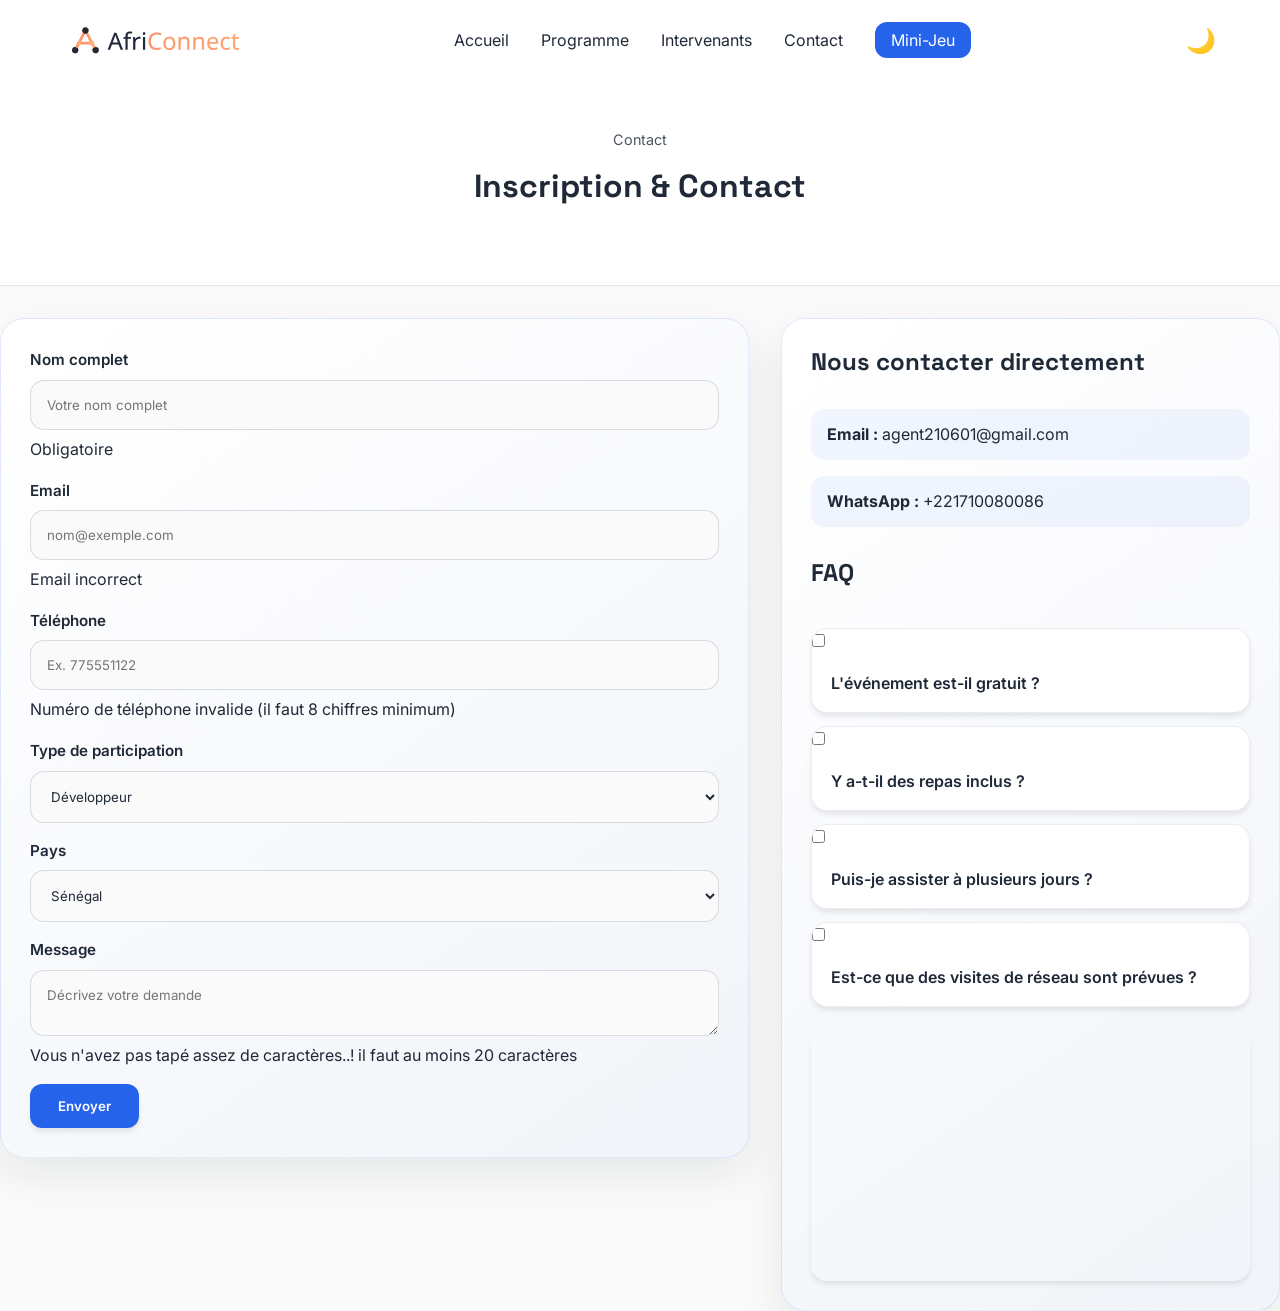
<file: contact.html>
<!DOCTYPE html>
<html lang="fr" data-theme="light">

<head>
    <meta charset="UTF-8">
    <meta name="viewport" content="width=device-width, initial-scale=1.0">
    <title>Contact</title>
    <link rel="icon" type="image/svg+xml" href="images/logo.svg">
    <link rel="stylesheet" href="css/style.css">
    <link href="https://fonts.googleapis.com/css2?family=Space+Grotesk:wght@700&family=Inter:wght@400;500;600&display=swap" rel="stylesheet">
</head>

<body>
    <nav id="navbar">
        <div class="logo"><img src="images/main.svg" alt="Logo AfriConnect" class="logo-image"></div>
        <div class="menu-toggle" id="mobile-menu">☰</div>
        <ul class="nav-links">
            <li><a href="index.html">Accueil</a></li>
            <li><a href="programme.html">Programme</a></li>
            <li><a href="intervenants.html">Intervenants</a></li>
            <li><a href="contact.html">Contact</a></li>
            <li><a href="jeu.html" class="special-link">Mini-Jeu</a></li>
        </ul>
        <button id="theme-toggle">🌙</button>
    </nav>

    <header class="hero-internal">
        <div class="breadcrumb">Contact</div>
        <h1>Inscription & Contact</h1>
    </header>

    <main class="contact-layout flex-container">
        <div class="form-container">
            <form id="contact-form">
                <div class="input-group">
                    <label for="nom">Nom complet</label>
                    <input type="text" id="nom" name="nom" placeholder="Votre nom complet" required>
                    <span class="error-msg">Obligatoire</span>
                </div>
                <div class="input-group">
                    <label for="email">Email</label>
                    <input type="email" id="email" name="email" placeholder="nom@exemple.com" required>
                    <span class="error-msg">Email incorrect</span>
                </div>
                <div class="input-group">
                    <label for="tel">Téléphone</label>
                    <input type="text" id="tel" name="tel" placeholder="Ex. 775551122" required pattern=".{8,}">
                    <span class="error-msg">Numéro de téléphone invalide (il faut 8 chiffres minimum)</span>
                </div>
                <div class="input-group">
                    <label for="type">Type de participation</label>
                    <select id="type" name="type"><option value="dev">Développeur</option><option value="invest">Investisseur</option></select>
                </div>
                <div class="input-group">
                    <label for="pays">Pays</label>
                    <select id="pays" name="pays"><option value="sn">Sénégal</option><option value="cd">Congo (République Démocratique)</option><option value="rc">Congo (République)</option></select>
                </div>
                <div class="input-group">
                    <label for="message">Message</label>
                    <textarea id="message" name="message" placeholder="Décrivez votre demande" required minlength="20"></textarea>
                    <span class="error-msg">Vous n'avez pas tapé assez de caractères..! il faut au moins 20 caractères</span>
                </div>
                <button type="submit" class="btn btn-primary">Envoyer</button>
                <div id="success-msg" class="success-msg">Inscription éffectuée avec succès !</div>
            </form>
        </div>

        <div class="contact-info">
            <h2>Nous contacter directement</h2>
            <a href="mailto:agent210601@gmail.com"><strong>Email :</strong> agent210601@gmail.com</a>
            <a href="https://wa.me/221710080086" target="_blank" rel="noopener noreferrer"><strong>WhatsApp :</strong> +221710080086</a>

            <h2 class="faq-title">FAQ</h2>
            <div class="accordion">
                <div class="accordion-item">
                    <input type="checkbox" id="faq1">
                    <label for="faq1" class="accordion-title">L'événement est-il gratuit ?</label>
                    <div class="accordion-content">
                        <p>Non, l'accès requiert l'achat d'un pass d'inscription, disponible en ligne ou sur place.</p>
                    </div>
                </div>
                <div class="accordion-item">
                    <input type="checkbox" id="faq2">
                    <label for="faq2" class="accordion-title">Y a-t-il des repas inclus ?</label>
                    <div class="accordion-content">
                        <p>Oui, un déjeuner est inclus pour les participants ayant réservé leur place à l'avance.</p>
                    </div>
                </div>
                <div class="accordion-item">
                    <input type="checkbox" id="faq3">
                    <label for="faq3" class="accordion-title">Puis-je assister à plusieurs jours ?</label>
                    <div class="accordion-content">
                        <p>Oui, vous pouvez choisir un accès au jour unique ou à la participation complète sur plusieurs jours.</p>
                    </div>
                </div>
                <div class="accordion-item">
                    <input type="checkbox" id="faq4">
                    <label for="faq4" class="accordion-title">Est-ce que des visites de réseau sont prévues ?</label>
                    <div class="accordion-content">
                        <p>Oui, des sessions de networking et des rencontres avec des partenaires sont prévues tout au long de l'événement.</p>
                    </div>
                </div>
            </div>
            <iframe title="Carte de localisation du sommet" src="https://www.google.com/maps/embed?pb=!1m18!1m12!1m3!1d12345.6789!2d-17.4677!3d14.6928!2m3!1f0!2f0!3f0!3m2!1i1024!2i768!4f13.1!3m3!1m2!1s0x0%3A0x0!2zMTTCsDQxJzM0LjEiTiAxN8KwMjgnMDMuNyJX!5e0!3m2!1sfr!2ssn!4v1620000000000!5m2!1sfr!2ssn"
                style="width: 100%;" height="250" class="map-frame" allowfullscreen="" loading="lazy"></iframe>
        </div>
    </main>
    <script src="js/main.js"></script>
</body>

</html>
</file>
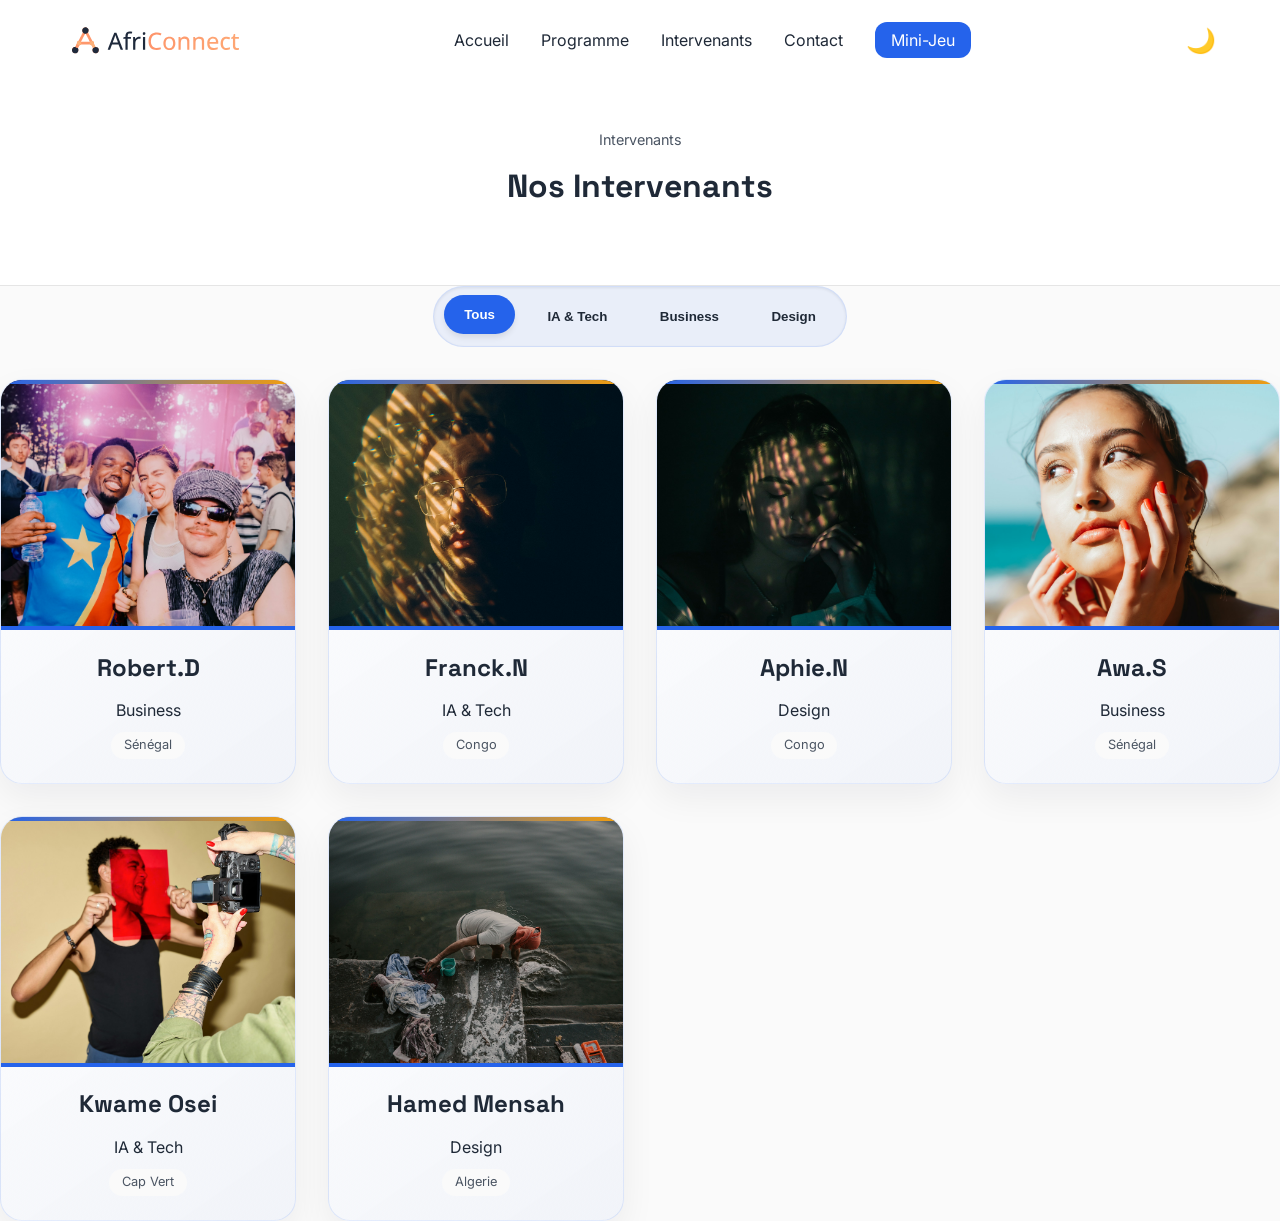
<file: intervenants.html>
<!DOCTYPE html>
<html lang="fr" data-theme="light">

<head>
    <meta charset="UTF-8">
    <meta name="viewport" content="width=device-width, initial-scale=1.0">
    <title>Intervenants au programmes</title>
    <link rel="icon" type="image/svg+xml" href="images/logo.svg">
    <link rel="stylesheet" href="css/style.css">
    <link href="https://fonts.googleapis.com/css2?family=Space+Grotesk:wght@700&family=Inter:wght@400;500;600&display=swap" rel="stylesheet">
</head>

<body>
     <nav id="navbar">
        <div class="logo"><img src="images/main.svg" alt="Logo AfriConnect" class="logo-image"></div>
        <div class="menu-toggle" id="mobile-menu">☰</div>
        <ul class="nav-links">
            <li><a href="index.html">Accueil</a></li>
            <li><a href="programme.html">Programme</a></li>
            <li><a href="intervenants.html">Intervenants</a></li>
            <li><a href="contact.html">Contact</a></li>
            <li><a href="jeu.html" class="special-link">Mini-Jeu</a></li>
        </ul>
        <button id="theme-toggle">🌙</button>
    </nav>
    <header class="hero-internal">
        <div class="breadcrumb">Intervenants</div>
        <h1>Nos Intervenants</h1>
    </header>

    <main>
        <div class="filters">
            <button class="filter-btn active" data-filter="all">Tous</button>
            <button class="filter-btn" data-filter="ia">IA & Tech</button>
            <button class="filter-btn" data-filter="business">Business</button>
            <button class="filter-btn" data-filter="design">Design</button>
        </div>

        <div class="grid-container speakers-grid">
            <div class="speaker-card" data-category="business"><img src="images/robert.jpg" alt="Sp1">
                <h2>Robert.D</h2>
                <p>Business</p><span>Sénégal</span></div>
            <div class="speaker-card" data-category="ia"><img src="images/franck.jpg" alt="Sp2">
                <h2>Franck.N</h2>
                <p>IA & Tech</p><span>Congo</span></div>
            <div class="speaker-card" data-category="design"><img src="images/aphie.jpg" alt="Sp3">
                <h2>Aphie.N</h2>
                <p>Design</p><span>Congo</span></div>
            <div class="speaker-card" data-category="business"><img src="images/aza.jpg" alt="Sp1">
                <h2>Awa.S</h2>
                <p>Business</p><span>Sénégal</span></div>
            <div class="speaker-card" data-category="ia"><img src="images/kwame.jpg" alt="Sp2">
                <h2>Kwame Osei</h2>
                <p>IA & Tech</p><span>Cap Vert</span></div>
            <div class="speaker-card" data-category="design"><img src="images/hamed.jpg" alt="Sp3">
                <h2>Hamed Mensah</h2>
                <p>Design</p><span>Algerie</span></div>
        </div>
    </main>
    <script src="js/main.js"></script>
</body>

</html>
</file>
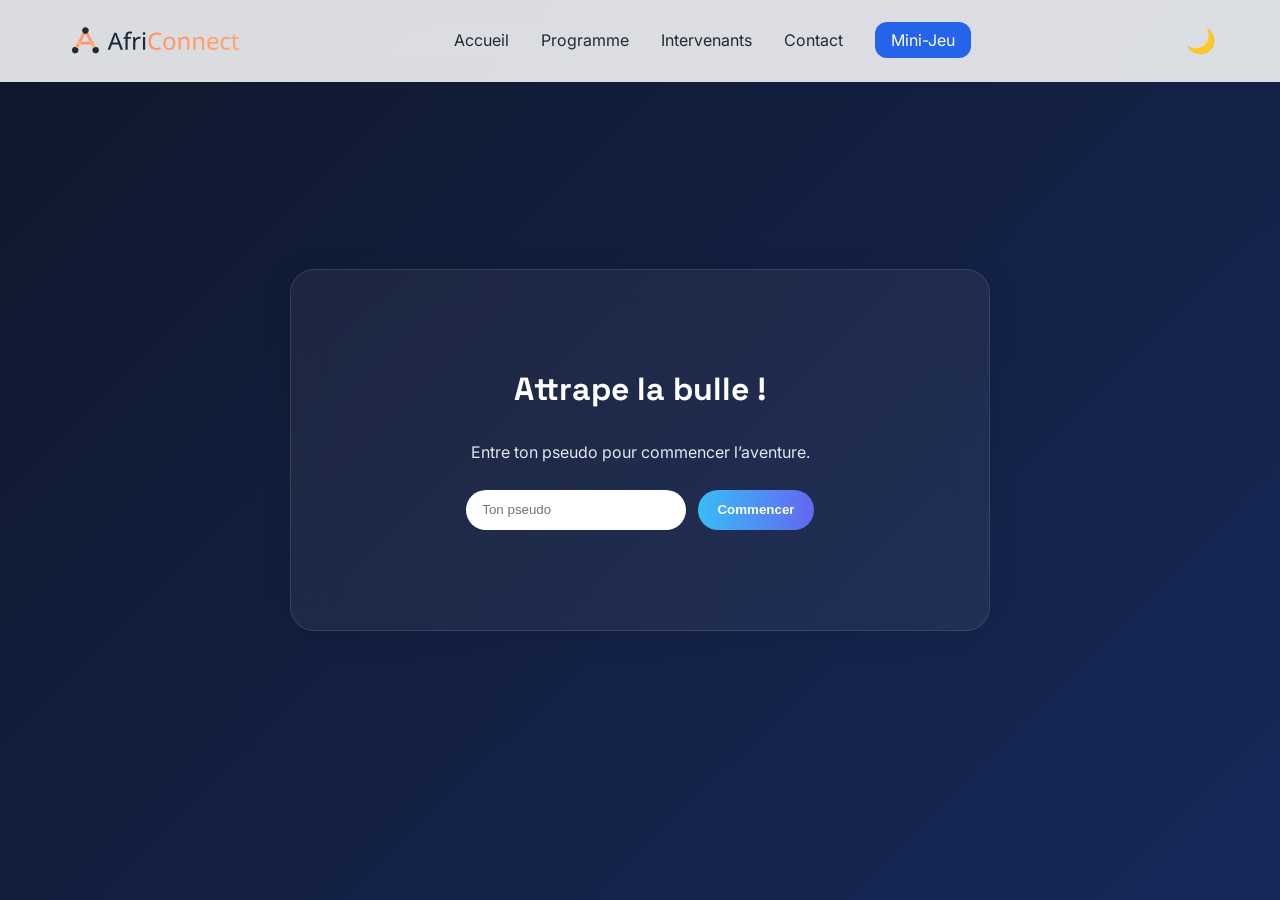
<file: jeu.html>
<!DOCTYPE html>
<html lang="fr" data-theme="light">

<head>
    <meta charset="UTF-8">
    <meta name="viewport" content="width=device-width, initial-scale=1.0">
    <title>Jeux</title>
    <link rel="icon" type="image/svg+xml" href="images/logo.svg">
    <link rel="stylesheet" href="css/style.css">
    <link href="https://fonts.googleapis.com/css2?family=Space+Grotesk:wght@700&family=Inter:wght@400;500;600&display=swap" rel="stylesheet">
</head>

<body class="game-body">
    <nav id="navbar">
        <div class="logo"><img src="images/main.svg" alt="Logo AfriConnect" class="logo-image"></div>
        <div class="menu-toggle" id="mobile-menu">☰</div>
        <ul class="nav-links">
            <li><a href="index.html">Accueil</a></li>
            <li><a href="programme.html">Programme</a></li>
            <li><a href="intervenants.html">Intervenants</a></li>
            <li><a href="contact.html">Contact</a></li>
            <li><a href="jeu.html" class="special-link">Mini-Jeu</a></li>
        </ul>
        <button id="theme-toggle">🌙</button>
    </nav>
    <div class="glass-container" id="game-container">
        <div id="welcome-screen">
            <h1>Attrape la bulle !</h1>
            <p>Entre ton pseudo pour commencer l’aventure.</p>
            <div class="welcome-form">
                <input type="text" id="player-name" placeholder="Ton pseudo" maxlength="20" />
                <button id="start-game-btn">Commencer</button>
            </div>
        </div>

        <div id="game-screen" hidden>
            <h1>Attrape la bulle !</h1>
            <p id="welcome-message"></p>
            <p>Score: <span id="score">0</span></p>
            <div id="game-area">
                <div id="target-bubble" class="liquid-glass"></div>
            </div>
        </div>
    </div>

    <script src="js/main.js"></script>
</body>

</html>
</file>
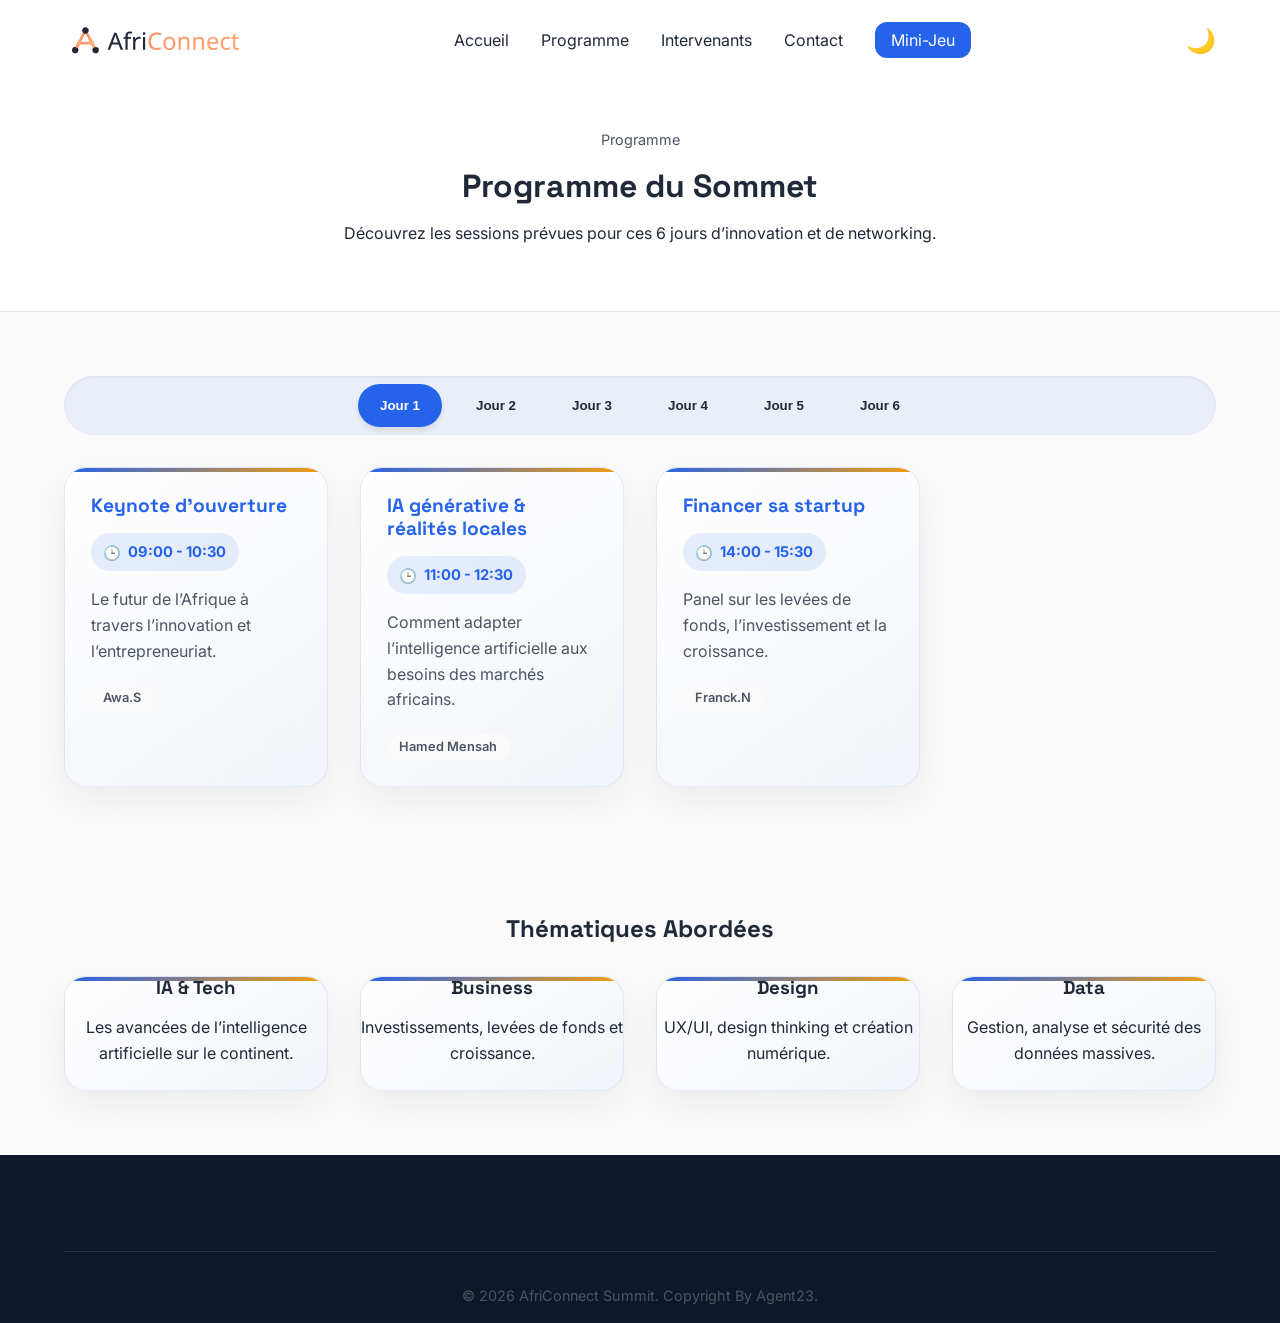
<file: programme.html>
<!DOCTYPE html>
<html lang="fr" data-theme="light">

<head>
    <meta charset="UTF-8">
    <meta name="viewport" content="width=device-width, initial-scale=1.0">
    <title>Programme</title>
    <link rel="icon" type="image/svg+xml" href="images/logo.svg">
    <link rel="stylesheet" href="css/style.css">
    <link href="https://fonts.googleapis.com/css2?family=Space+Grotesk:wght@700&family=Inter:wght@400;500;600&display=swap" rel="stylesheet">
</head>

<body>
    <nav id="navbar">
        <div class="logo"><img src="images/main.svg" alt="Logo AfriConnect" class="logo-image"></div>
        <div class="menu-toggle" id="mobile-menu">☰</div>
        <ul class="nav-links">
            <li><a href="index.html">Accueil</a></li>
            <li><a href="programme.html" class="active-link">Programme</a></li>
            <li><a href="intervenants.html">Intervenants</a></li>
            <li><a href="contact.html">Contact</a></li>
            <li><a href="jeu.html" class="special-link">Mini-Jeu</a></li>
        </ul>
        <button id="theme-toggle">🌙</button>
    </nav>

    <header class="hero-internal fade-in">
        <div class="breadcrumb">Programme</div>
        <h1>Programme du Sommet</h1>
        <p>Découvrez les sessions prévues pour ces 6 jours d’innovation et de networking.</p>
    </header>

    <main>
        <section class="schedule-section slide-in">
            <div class="tabs-container">
                <div class="tabs">
                    <button class="tab-btn active" data-day="1">Jour 1</button>
                    <button class="tab-btn" data-day="2">Jour 2</button>
                    <button class="tab-btn" data-day="3">Jour 3</button>
                    <button class="tab-btn" data-day="4">Jour 4</button>
                    <button class="tab-btn" data-day="5">Jour 5</button>
                    <button class="tab-btn" data-day="6">Jour 6</button>
                </div>
            </div>

            <div class="tab-content active fade-in" id="jour-1">
                <div class="grid-container program-grid">
                    <article class="speaker-card program-card">
                        <h3>Keynote d’ouverture</h3>
                        <p><strong>09:00 - 10:30</strong></p>
                        <p>Le futur de l’Afrique à travers l’innovation et l’entrepreneuriat.</p>
                        <span>Awa.S</span>
                    </article>
                    <article class="speaker-card program-card">
                        <h3>IA générative & réalités locales</h3>
                        <p><strong>11:00 - 12:30</strong></p>
                        <p>Comment adapter l’intelligence artificielle aux besoins des marchés africains.</p>
                        <span>Hamed Mensah</span>
                    </article>
                    <article class="speaker-card program-card">
                        <h3>Financer sa startup</h3>
                        <p><strong>14:00 - 15:30</strong></p>
                        <p>Panel sur les levées de fonds, l’investissement et la croissance.</p>
                        <span>Franck.N</span>
                    </article>
                </div>
            </div>

            <div class="tab-content fade-in" id="jour-2">
                <div class="grid-container program-grid">
                    <article class="speaker-card program-card">
                        <h3>Fintech & inclusion financière</h3>
                        <p><strong>10:00 - 11:30</strong></p>
                        <p>Solutions numériques pour élargir l’accès aux services financiers.</p>
                        <span>Kwame Osei</span>
                    </article>
                    <article class="speaker-card program-card">
                        <h3>Atelier UX/UI</h3>
                        <p><strong>13:30 - 15:00</strong></p>
                        <p>Design et expérience utilisateur pour les marchés mobiles africains.</p>
                        <span>Hamed Mensah</span>
                    </article>
                </div>
            </div>

            <div class="tab-content fade-in" id="jour-3">
                <div class="grid-container program-grid">
                    <article class="speaker-card program-card">
                        <h3>GreenTech & climat</h3>
                        <p><strong>09:30 - 11:00</strong></p>
                        <p>Innovation technologique au service de l’environnement et de la transition.</p>
                        <span>Awa.S</span>
                    </article>
                    <article class="speaker-card program-card">
                        <h3>Clôture & Hackathon</h3>
                        <p><strong>14:00 - 16:00</strong></p>
                        <p>Présentation des projets et remise des prix des meilleures solutions.</p>
                        <span>Robert.D</span>
                    </article>
                </div>
            </div>

            <div class="tab-content fade-in" id="jour-4">
                <div class="grid-container program-grid">
                    <article class="speaker-card program-card">
                        <h3>Écosystème startup</h3>
                        <p><strong>10:00 - 11:30</strong></p>
                        <p>Rencontres, opportunités et accompagnement des jeunes entreprises.</p>
                        <span>Franck.N</span>
                    </article>
                    <article class="speaker-card program-card">
                        <h3>Workshops d’innovation</h3>
                        <p><strong>13:30 - 15:30</strong></p>
                        <p>Ateliers pratiques autour des outils de transformation digitale.</p>
                        <span>Hamed Mensah</span>
                    </article>
                </div>
            </div>

            <div class="tab-content fade-in" id="jour-5">
                <div class="grid-container program-grid">
                    <article class="speaker-card program-card">
                        <h3>Data & gouvernance</h3>
                        <p><strong>09:00 - 10:30</strong></p>
                        <p>Bonnes pratiques autour de la collecte, de l’analyse et de la protection des données.</p>
                        <span>Kwame Osei</span>
                    </article>
                    <article class="speaker-card program-card">
                        <h3>Networking premium</h3>
                        <p><strong>14:00 - 16:00</strong></p>
                        <p>Moments de rencontre entre investisseurs, entrepreneurs et partenaires.</p>
                        <span>Awa.S</span>
                    </article>
                </div>
            </div>

            <div class="tab-content fade-in" id="jour-6">
                <div class="grid-container program-grid">
                    <article class="speaker-card program-card">
                        <h3>Foire aux opportunités</h3>
                        <p><strong>09:30 - 11:00</strong></p>
                        <p>Présentation des projets phares et des initiatives à fort impact.</p>
                        <span>Franck.N</span>
                    </article>
                    <article class="speaker-card program-card">
                        <h3>Clôture du sommet</h3>
                        <p><strong>15:00 - 16:30</strong></p>
                        <p>Conclusion, engagements et prochaines étapes pour les acteurs du secteur.</p>
                        <span>Aphie.N</span>
                    </article>
                </div>
            </div>
        </section>

        <section class="thematics fade-in">
            <h2 class="thematics-title">Thématiques Abordées</h2>
            <div class="grid-container">
                <div class="speaker-card theme-card">
                    <h3>IA & Tech</h3>
                    <p>Les avancées de l’intelligence artificielle sur le continent.</p>
                </div>
                <div class="speaker-card theme-card">
                    <h3>Business</h3>
                    <p>Investissements, levées de fonds et croissance.</p>
                </div>
                <div class="speaker-card theme-card">
                    <h3>Design</h3>
                    <p>UX/UI, design thinking et création numérique.</p>
                </div>
                <div class="speaker-card theme-card">
                    <h3>Data</h3>
                    <p>Gestion, analyse et sécurité des données massives.</p>
                </div>
            </div>
        </section>
    </main>

    <footer>
        <div class="copyright">
            <p>&copy; <span id="year"></span> AfriConnect Summit. Copyright By Agent23.</p>
        </div>
    </footer>
    <button id="back-to-top">↑</button>
    <script src="js/main.js"></script>
</body>

</html>
</file>
<file: css/style.css>
/* ==========================================================================
   VARIABLES CSS (Thème Clair par défaut) ((IA ajoutée pour le jeu interactif))
   ========================================================================== */

:root {
    /* Couleurs principales (Max 4 couleurs + nuances) */
    --primary-color: #2563eb;
    --primary-hover: #1d4ed8;
    --accent-color: #f59e0b;
    --bg-color: #fafafa;
    /* Couleurs de texte et d'interface */
    --text-main: #1f2937;
    --text-muted: #4b5563;
    --card-bg: #ffffff;
    --nav-bg: rgba(255, 255, 255, 0.85);
    /* Typographie & Espacements */
    --font-heading: 'Space Grotesk', sans-serif;
    --font-body: 'Inter', sans-serif;
    --spacing-sm: 1rem;
    --spacing-md: 2rem;
    --spacing-lg: 4rem;
    /* Bordures et Ombres */
    --radius-md: 12px;
    --radius-lg: 24px;
    --shadow-sm: 0 4px 6px -1px rgba(0, 0, 0, 0.1);
    --shadow-lg: 0 20px 25px -5px rgba(0, 0, 0, 0.1);
    --transition-speed: 0.3s;
}


/* ==========================================================================
   DARK MODE (Activé via le JavaScript)
   ========================================================================== */

[data-theme="dark"] {
    --primary-color: #3b82f6;
    --primary-hover: #60a5fa;
    --bg-color: #0f172a;
    --text-main: #f8fafc;
    --text-muted: #94a3b8;
    --card-bg: #1e293b;
    --nav-bg: rgba(15, 23, 42, 0.85);
    --shadow-sm: 0 4px 6px -1px rgba(0, 0, 0, 0.5);
    --shadow-lg: 0 20px 25px -5px rgba(0, 0, 0, 0.7);
}


/* ==========================================================================
   RESET & STYLES DE BASE
   ========================================================================== */

* {
    margin: 0;
    padding: 0;
    box-sizing: border-box;
}

html {
    scroll-behavior: smooth;
    /* Défilement doux natif */
}

body {
    font-family: var(--font-body);
    background-color: var(--bg-color);
    color: var(--text-main);
    line-height: 1.6;
    transition: background-color var(--transition-speed), color var(--transition-speed);
}

h1,
h2,
h3,
h4 {
    font-family: var(--font-heading);
    font-weight: 700;
    line-height: 1.2;
    margin-bottom: var(--spacing-sm);
}

a {
    text-decoration: none;
    color: inherit;
    transition: color var(--transition-speed);
}

ul {
    list-style: none;
}


/* ==========================================================================
   COMPOSANTS REUTILISABLES (Boutons, Cartes)
   ========================================================================== */

.btn {
    display: inline-block;
    padding: 0.875rem 1.75rem;
    border-radius: var(--radius-md);
    font-weight: 600;
    font-family: var(--font-body);
    border: none;
    cursor: pointer;
    transition: all var(--transition-speed) ease;
}

.btn-primary {
    background-color: var(--primary-color);
    color: #ffffff;
    box-shadow: var(--shadow-sm);
}

.btn-primary:hover {
    background-color: var(--primary-hover);
    transform: translateY(-2px);
    box-shadow: var(--shadow-lg);
}

.btn-secondary {
    background-color: transparent;
    color: var(--text-main);
    border: 2px solid var(--text-main);
}

.btn-secondary:hover {
    background-color: var(--text-main);
    color: var(--bg-color);
}

.card {
    background-color: var(--card-bg);
    padding: var(--spacing-md);
    border-radius: var(--radius-md);
    box-shadow: var(--shadow-sm);
    transition: transform var(--transition-speed), box-shadow var(--transition-speed);
}

.card:hover {
    transform: translateY(-5px);
    box-shadow: var(--shadow-lg);
}


/* ==========================================================================
   NAVIGATION (Flexbox)
   ========================================================================== */

.logo-image {
    height: 42px;
    width: auto;
    display: block;
    object-fit: contain;
}

nav {
    position: fixed;
    top: 0;
    width: 100%;
    padding: 1.25rem 5%;
    display: flex;
    justify-content: space-between;
    align-items: center;
    background: var(--nav-bg);
    -webkit-backdrop-filter: blur(12px);
    backdrop-filter: blur(12px);
    z-index: 1000;
    transition: all var(--transition-speed);
}

nav.scrolled {
    padding: 0.8rem 5%;
    box-shadow: var(--shadow-sm);
}

.logo {
    font-family: var(--font-heading);
    font-size: 1.5rem;
    font-weight: bold;
    color: var(--primary-color);
}

.nav-links {
    display: flex;
    gap: 2rem;
    align-items: center;
}

.nav-links a:hover {
    color: var(--primary-color);
}

.special-link {
    background: var(--primary-color);
    color: white !important;
    padding: 0.5rem 1rem;
    border-radius: var(--radius-md);
}

.menu-toggle {
    display: none;
    font-size: 1.8rem;
    cursor: pointer;
}

#theme-toggle {
    background: none;
    border: none;
    font-size: 1.5rem;
    cursor: pointer;
    transition: transform var(--transition-speed);
}

#theme-toggle:hover {
    transform: rotate(15deg) scale(1.1);
}


/* ==========================================================================
   SECTIONS & LAYOUTS (Grid & Flexbox)
   ========================================================================== */

section {
    padding: var(--spacing-lg) 5%;
}

.center-btn {
    text-align: center;
    margin-top: var(--spacing-md);
}


/* Hero Section */

.hero {
    min-height: 100vh;
    display: flex;
    align-items: center;
    justify-content: center;
    text-align: center;
    background: linear-gradient(rgba(15, 23, 42, 0.7), rgba(15, 23, 42, 0.9)), url('../images/hero-bg.svg') center/cover;
    color: #ffffff;
    padding: 0 1rem;
}

.hero h1 {
    font-size: 4rem;
    margin-bottom: 1rem;
    letter-spacing: -1px;
}

.hero p {
    font-size: 1.2rem;
    color: #e2e8f0;
    margin-bottom: 2rem;
}

.cta-buttons {
    display: flex;
    gap: 1rem;
    justify-content: center;
}


/* Hero Pages Internes */

.hero-internal {
    padding: 8rem 5% 4rem;
    text-align: center;
    background-color: var(--card-bg);
    border-bottom: 1px solid rgba(0, 0, 0, 0.1);
}

.breadcrumb {
    color: var(--text-muted);
    font-size: 0.9rem;
    margin-bottom: 1rem;
}


/* Grilles communes */

.grid-container {
    display: grid;
    grid-template-columns: repeat(auto-fit, minmax(280px, 1fr));
    gap: var(--spacing-md);
}

.grid-2x2 {
    display: grid;
    grid-template-columns: repeat(2, 1fr);
    gap: var(--spacing-md);
}


/* Flexbox commun */

.flex-container {
    display: flex;
    gap: var(--spacing-md);
    justify-content: space-between;
    flex-wrap: wrap;
}


/* ==========================================================================
   COMPOSANTS SPECIFIQUES (Stats, Intervenants, Programme)
   ========================================================================== */


/* Section Statistiques (Grid) */

.stats {
    display: grid;
    grid-template-columns: repeat(4, 1fr);
    gap: 1rem;
    text-align: center;
    background-color: var(--primary-color);
    color: white;
    padding: 3rem 5%;
}

.stats h2 {
    font-size: 3rem;
    margin-bottom: 0;
}


/* Cartes Intervenants */

.speaker-card {
    background: linear-gradient(145deg, var(--card-bg) 0%, rgba(37, 99, 235, 0.04) 100%);
    border: 1px solid rgba(37, 99, 235, 0.12);
    border-radius: 22px;
    overflow: hidden;
    text-align: center;
    padding-bottom: 1.5rem;
    box-shadow: 0 14px 35px rgba(15, 23, 42, 0.06);
    transition: transform 0.4s cubic-bezier(0.175, 0.885, 0.32, 1.275), box-shadow 0.4s;
    position: relative;
}

.speaker-card::before {
    content: "";
    position: absolute;
    inset: 0 0 auto 0;
    height: 4px;
    background: linear-gradient(90deg, var(--primary-color), var(--accent-color));
}

.speaker-card:hover {
    transform: translateY(-8px);
    box-shadow: var(--shadow-lg);
}

.program-card {
    padding: 1.6rem;
    text-align: left;
    display: flex;
    flex-direction: column;
    gap: 0.8rem;
    min-height: 220px;
    justify-content: flex-start;
}

.program-card h3 {
    margin-bottom: 0.25rem;
    color: var(--primary-color);
    font-size: 1.2rem;
}

.program-card p {
    margin-bottom: 0;
    color: var(--text-muted);
}

.program-card p strong {
    display: inline-flex;
    align-items: center;
    gap: 0.4rem;
    background: rgba(37, 99, 235, 0.1);
    color: var(--primary-color);
    padding: 0.45rem 0.8rem;
    border-radius: 999px;
    font-size: 0.92rem;
    margin-bottom: 0.2rem;
}

.program-card p strong::before {
    content: "🕒";
    font-size: 0.9rem;
}

.program-card span {
    display: inline-flex;
    align-self: flex-start;
    margin-top: auto;
    background: var(--primary-color);
    color: white;
    padding: 0.4rem 0.85rem;
    border-radius: 999px;
    font-size: 0.9rem;
    font-weight: 600;
}

.thematics-title {
    text-align: center;
    margin-bottom: 2rem;
}

.speaker-card img {
    width: 100%;
    height: 250px;
    object-fit: cover;
    margin-bottom: 1rem;
    border-bottom: 4px solid var(--primary-color);
}

.speaker-card span {
    display: inline-block;
    background: var(--bg-color);
    padding: 0.2rem 0.8rem;
    border-radius: 20px;
    font-size: 0.8rem;
    color: var(--text-muted);
    margin-top: 0.5rem;
}


/* Filtres des intervenants */

.filters {
    display: flex;
    justify-content: center;
    flex-wrap: wrap;
    gap: 0.75rem;
    margin: 0 auto 2rem;
    padding: 0.6rem;
    width: fit-content;
    border-radius: 999px;
    background: rgba(37, 99, 235, 0.08);
    box-shadow: inset 0 1px 3px rgba(15, 23, 42, 0.08);
    border: 1px solid rgba(37, 99, 235, 0.12);
}

.filter-btn {
    border: 1px solid transparent;
    background: transparent;
    color: var(--text-main);
    padding: 0.7rem 1.2rem;
    border-radius: 999px;
    font-weight: 600;
    cursor: pointer;
    transition: all var(--transition-speed) ease;
}

.filter-btn:hover,
.filter-btn.active {
    background: var(--primary-color);
    color: #ffffff;
    box-shadow: var(--shadow-sm);
    transform: translateY(-2px);
}


/* Onglets du Programme */

.tabs {
    display: flex;
    justify-content: center;
    gap: 0.75rem;
    margin-bottom: 2rem;
    flex-wrap: wrap;
    background: rgba(37, 99, 235, 0.08);
    padding: 0.5rem;
    border-radius: 999px;
    box-shadow: inset 0 1px 3px rgba(15, 23, 42, 0.08);
}

.tab-btn {
    background: transparent;
    border: 2px solid transparent;
    color: var(--text-main);
    padding: 0.75rem 1.25rem;
    border-radius: 999px;
    cursor: pointer;
    font-weight: 600;
    transition: all var(--transition-speed);
}

.tab-btn.active,
.tab-btn:hover {
    background: var(--primary-color);
    color: white;
    box-shadow: var(--shadow-sm);
}

.tab-content {
    display: none;
    animation: fadeIn 0.5s;
}

.tab-content.active {
    display: block;
}

table {
    width: 100%;
    border-collapse: collapse;
    background: var(--card-bg);
    border-radius: var(--radius-md);
    overflow: hidden;
    box-shadow: var(--shadow-sm);
}

th,
td {
    padding: 1rem;
    text-align: left;
    border-bottom: 1px solid rgba(128, 128, 128, 0.2);
}

th {
    background-color: var(--primary-color);
    color: white;
    font-family: var(--font-heading);
}

tr:hover td {
    background-color: rgba(128, 128, 128, 0.05);
}


/* ==========================================================================
   FORMULAIRE DE CONTACT & FAQ
   ========================================================================== */

.contact-layout {
    display: grid;
    grid-template-columns: 1.2fr 0.8fr;
    gap: 2rem;
    align-items: start;
    margin-top: 2rem;
}

.form-container,
.contact-info {
    background: linear-gradient(145deg, var(--card-bg) 0%, rgba(37, 99, 235, 0.04) 100%);
    padding: 1.8rem;
    border-radius: 24px;
    box-shadow: 0 18px 40px rgba(15, 23, 42, 0.08);
    border: 1px solid rgba(37, 99, 235, 0.12);
}

.contact-info {
    display: flex;
    flex-direction: column;
    gap: 1rem;
}

.contact-info a {
    display: block;
    padding: 0.8rem 1rem;
    border-radius: 14px;
    background: rgba(37, 99, 235, 0.06);
    color: var(--text-main);
}

.contact-info a:hover {
    background: rgba(37, 99, 235, 0.12);
}

.input-group {
    display: flex;
    flex-direction: column;
    gap: 0.45rem;
    margin-bottom: 1rem;
}

.input-group label {
    font-weight: 600;
    font-size: 0.95rem;
    color: var(--text-main);
}

.input-group input,
.input-group textarea,
.input-group select {
    width: 100%;
    padding: 1rem;
    border-radius: 14px;
    border: 1px solid rgba(148, 163, 184, 0.35);
    background: var(--bg-color);
    color: var(--text-main);
    font-family: var(--font-body);
    transition: border-color 0.3s, box-shadow 0.3s, transform 0.2s;
}

.input-group input:focus,
.input-group textarea:focus,
.input-group select:focus {
    outline: none;
    border-color: var(--primary-color);
    box-shadow: 0 0 0 3px rgba(37, 99, 235, 0.18);
    transform: translateY(-1px);
}


/* Validation visuelle exigée par l'examen */

.input-group input:valid:not(:placeholder-shown),
.input-group textarea:valid:not(:placeholder-shown) {
    border-color: #10b981;
    /* Vert succès */
}

.input-group input:invalid:not(:placeholder-shown),
.input-group textarea:invalid:not(:placeholder-shown) {
    border-color: #ef4444;
    /* Rouge erreur */
}


/* Accordéon FAQ CSS Pur */

.success-msg {
    display: none;
    margin-top: 1rem;
    padding: 0.9rem 1rem;
    border-radius: 12px;
    background: rgba(16, 185, 129, 0.12);
    color: #047857;
    font-weight: 600;
}

.faq-title {
    margin-top: 1rem;
}

.map-frame {
    border: 0;
    margin-top: 0.5rem;
    border-radius: 16px;
    box-shadow: var(--shadow-sm);
}

.accordion {
    margin-top: 0.5rem;
    display: flex;
    flex-direction: column;
    gap: 0.8rem;
}

.accordion-item {
    background: var(--card-bg);
    border-radius: 16px;
    box-shadow: var(--shadow-sm);
    overflow: hidden;
    border: 1px solid rgba(148, 163, 184, 0.2);
}

.accordion-title {
    padding: 1rem 1.2rem;
    display: flex;
    justify-content: space-between;
    align-items: center;
    background: var(--card-bg);
    font-weight: 600;
    cursor: pointer;
    transition: background 0.3s;
}

.accordion-title:hover {
    background: rgba(37, 99, 235, 0.06);
}

.accordion-content {
    max-height: 0;
    padding: 0 1.2rem;
    opacity: 0;
    transition: all 0.4s ease-in-out;
    color: var(--text-muted);
}

.accordion-item input:checked~.accordion-content {
    max-height: 400px;
    padding: 0 1.2rem 1rem;
    opacity: 1;
    border-top: 1px solid rgba(148, 163, 184, 0.18);
}


/* ==========================================================================
   MINI-JEU : EFFET LIQUID GLASS AVANCÉ
   ========================================================================== */

.game-body {
    background: linear-gradient(135deg, #0f172a, #1e3a8a, #3b0764);
    background-size: 400% 400%;
    animation: gradientBG 10s ease infinite;
    height: 100vh;
    display: flex;
    align-items: center;
    justify-content: center;
}

.glass-container {
    background: rgba(255, 255, 255, 0.05);
    -webkit-backdrop-filter: blur(16px);
    backdrop-filter: blur(16px);
    border: 1px solid rgba(255, 255, 255, 0.1);
    box-shadow: 0 4px 30px rgba(0, 0, 0, 0.1);
    padding: 2.5rem;
    border-radius: 24px;
    width: 90%;
    max-width: 700px;
    text-align: center;
    color: white;
}

.liquid-glass {
    position: absolute;
    width: 60px;
    height: 60px;
    background: radial-gradient(circle at 30% 30%, rgba(255, 255, 255, 0.9), rgba(255, 255, 255, 0.2));
    box-shadow: inset 0 0 20px rgba(255, 255, 255, 0.5), 0 8px 32px rgba(31, 38, 135, 0.37);
    cursor: pointer;
    /* Animation de déformation (morphing) liquide */
    animation: morph 3s ease-in-out infinite;
    transition: top 0.4s ease-out, left 0.4s ease-out;
}

.liquid-glass:hover {
    transform: scale(1.1);
}

@keyframes morph {
    0% {
        border-radius: 60% 40% 30% 70% / 60% 30% 70% 40%;
    }
    50% {
        border-radius: 30% 60% 70% 40% / 50% 60% 30% 60%;
    }
    100% {
        border-radius: 60% 40% 30% 70% / 60% 30% 70% 40%;
    }
}

@keyframes gradientBG {
    0% {
        background-position: 0% 50%;
    }
    50% {
        background-position: 100% 50%;
    }
    100% {
        background-position: 0% 50%;
    }
}


/* ==========================================================================
   FOOTER
   ========================================================================== */

footer {
    background-color: #0f172a;
    color: #f8fafc;
    padding: var(--spacing-lg) 5% 1rem;
}

footer h4 {
    color: var(--primary-color);
}

footer ul li {
    margin-bottom: 0.5rem;
}

footer ul li a:hover {
    color: var(--accent-color);
}

.copyright {
    text-align: center;
    padding-top: 2rem;
    margin-top: 2rem;
    border-top: 1px solid rgba(255, 255, 255, 0.1);
    font-size: 0.9rem;
    color: var(--text-muted);
}

#game-area {
    position: relative;
    min-height: 320px;
    margin-top: 1.2rem;
    border-radius: 20px;
    overflow: hidden;
    border: 2px solid rgba(255, 255, 255, 0.2);
    background: rgba(255, 255, 255, 0.08);
}

#welcome-screen {
    display: flex;
    flex-direction: column;
    gap: 1rem;
    align-items: center;
    justify-content: center;
    min-height: 280px;
}

#welcome-screen p {
    color: #e2e8f0;
}

.welcome-form {
    display: flex;
    gap: 0.75rem;
    flex-wrap: wrap;
    justify-content: center;
    margin-top: 0.5rem;
}

#welcome-screen input {
    padding: 0.8rem 1rem;
    border: none;
    border-radius: 999px;
    min-width: 220px;
    outline: none;
}

#welcome-screen button {
    padding: 0.8rem 1.2rem;
    border: none;
    border-radius: 999px;
    background: linear-gradient(90deg, #38bdf8, #6366f1);
    color: white;
    cursor: pointer;
    font-weight: 700;
}

#welcome-screen button:hover {
    transform: translateY(-2px);
}

#welcome-screen.is-hidden {
    opacity: 0;
    transform: translateY(-10px);
    pointer-events: none;
    transition: all 0.25s ease;
}

.milestone-overlay {
    position: fixed;
    inset: 0;
    display: flex;
    align-items: center;
    justify-content: center;
    background: rgba(2, 6, 23, 0.75);
    z-index: 3000;
    opacity: 0;
    transition: opacity 0.4s ease;
}

.milestone-overlay.show {
    opacity: 1;
}

.milestone-card {
    background: rgba(255, 255, 255, 0.12);
    -webkit-backdrop-filter: blur(14px);
    backdrop-filter: blur(14px);
    color: white;
    padding: 2rem 2.5rem;
    border-radius: 24px;
    text-align: center;
    box-shadow: 0 20px 45px rgba(0, 0, 0, 0.3);
    transform: scale(0.95);
    transition: transform 0.4s ease;
}

.milestone-overlay.show .milestone-card {
    transform: scale(1);
}

.milestone-card h2 {
    font-size: 2rem;
    margin-bottom: 0.5rem;
}

.milestone-card p {
    font-size: 1rem;
    color: #fef3c7;
}

#welcome-message {
    color: #fef3c7;
    font-weight: 700;
    margin-bottom: 0.3rem;
}

#target-bubble {
    left: 50%;
    top: 50%;
    transform: translate(-50%, -50%);
}

#target-bubble.shape-square {
    border-radius: 0;
}

#target-bubble.shape-triangle {
    clip-path: polygon(50% 0%, 0% 100%, 100% 100%);
    border-radius: 0;
}

#target-bubble.shape-rocket {
    clip-path: polygon(50% 0%, 100% 35%, 80% 100%, 20% 100%, 0% 35%);
    border-radius: 12px;
    background: linear-gradient(135deg, #f59e0b, #fb923c, #38bdf8);
}

#rocket-layer {
    position: fixed;
    inset: 0;
    pointer-events: none;
    z-index: 2500;
    overflow: hidden;
}

.rocket-piece {
    position: absolute;
    width: 8px;
    height: 22px;
    background: linear-gradient(180deg, #fef3c7, #fb923c);
    border-radius: 999px;
    animation: rocketRise 1.4s ease-out forwards;
}

@keyframes rocketRise {
    0% {
        transform: translate3d(0, 0, 0) scale(1);
        opacity: 1;
    }
    100% {
        transform: translate3d(0, -120vh, 0) scale(1.4);
        opacity: 0;
    }
}

#level-message {
    margin-top: 0.8rem;
    font-size: 1rem;
    font-weight: 700;
    color: #fef3c7;
    letter-spacing: 0.04em;
}

#confetti-layer {
    position: fixed;
    inset: 0;
    pointer-events: none;
    overflow: hidden;
    z-index: 2000;
}

.confetti-piece {
    position: absolute;
    width: 10px;
    height: 18px;
    opacity: 0.95;
    animation: confettiFall linear forwards;
}

@keyframes confettiFall {
    0% {
        transform: translate3d(0, 0, 0) rotate(0deg);
        opacity: 1;
    }
    100% {
        transform: translate3d(0, 110vh, 0) rotate(720deg);
        opacity: 0;
    }
}

#back-to-top {
    position: fixed;
    bottom: 30px;
    right: 30px;
    background: var(--primary-color);
    color: white;
    width: 45px;
    height: 45px;
    border-radius: 50%;
    border: none;
    font-size: 1.5rem;
    cursor: pointer;
    display: none;
    box-shadow: var(--shadow-lg);
    z-index: 999;
    transition: transform 0.3s;
}

#back-to-top:hover {
    transform: translateY(-5px);
}


/* ==========================================================================
   RESPONSIVE DESIGN (Média Queries obligatoires)
   ========================================================================== */


/* 1. Mobile (Max 375px) - Exactement comme demandé */

@media screen and (max-width: 375px) {
    .hero h1 {
        font-size: 2.2rem;
    }
    .stats {
        grid-template-columns: 1fr;
    }
    .btn {
        width: 100%;
        margin-bottom: 0.5rem;
    }
    .cta-buttons {
        flex-direction: column;
    }
    section {
        padding: 2rem 5%;
    }
}


/* 2. Tablette (Max 768px) */

@media screen and (max-width: 768px) {
    .menu-toggle {
        display: block;
    }
    .nav-links {
        position: absolute;
        top: 100%;
        left: 0;
        width: 100%;
        background: var(--nav-bg);
        flex-direction: column;
        padding: 2rem;
        gap: 1.5rem;
        transform: translateY(-150%);
        opacity: 0;
        transition: all 0.4s ease;
        z-index: -1;
    }
    .nav-links.active {
        transform: translateY(0);
        opacity: 1;
        box-shadow: var(--shadow-md);
    }
    .grid-2x2 {
        grid-template-columns: 1fr;
    }
    .stats {
        grid-template-columns: repeat(2, 1fr);
    }
    .contact-layout {
        flex-direction: column;
    }
}


/* 3. Desktop Large (Min 1200px+) */

@media screen and (min-width: 1200px) {
    .grid-container {
        grid-template-columns: repeat(4, 1fr);
    }
    .hero h1 {
        font-size: 5rem;
    }
    .container {
        max-width: 1140px;
        margin: 0 auto;
    }
}
</file>
